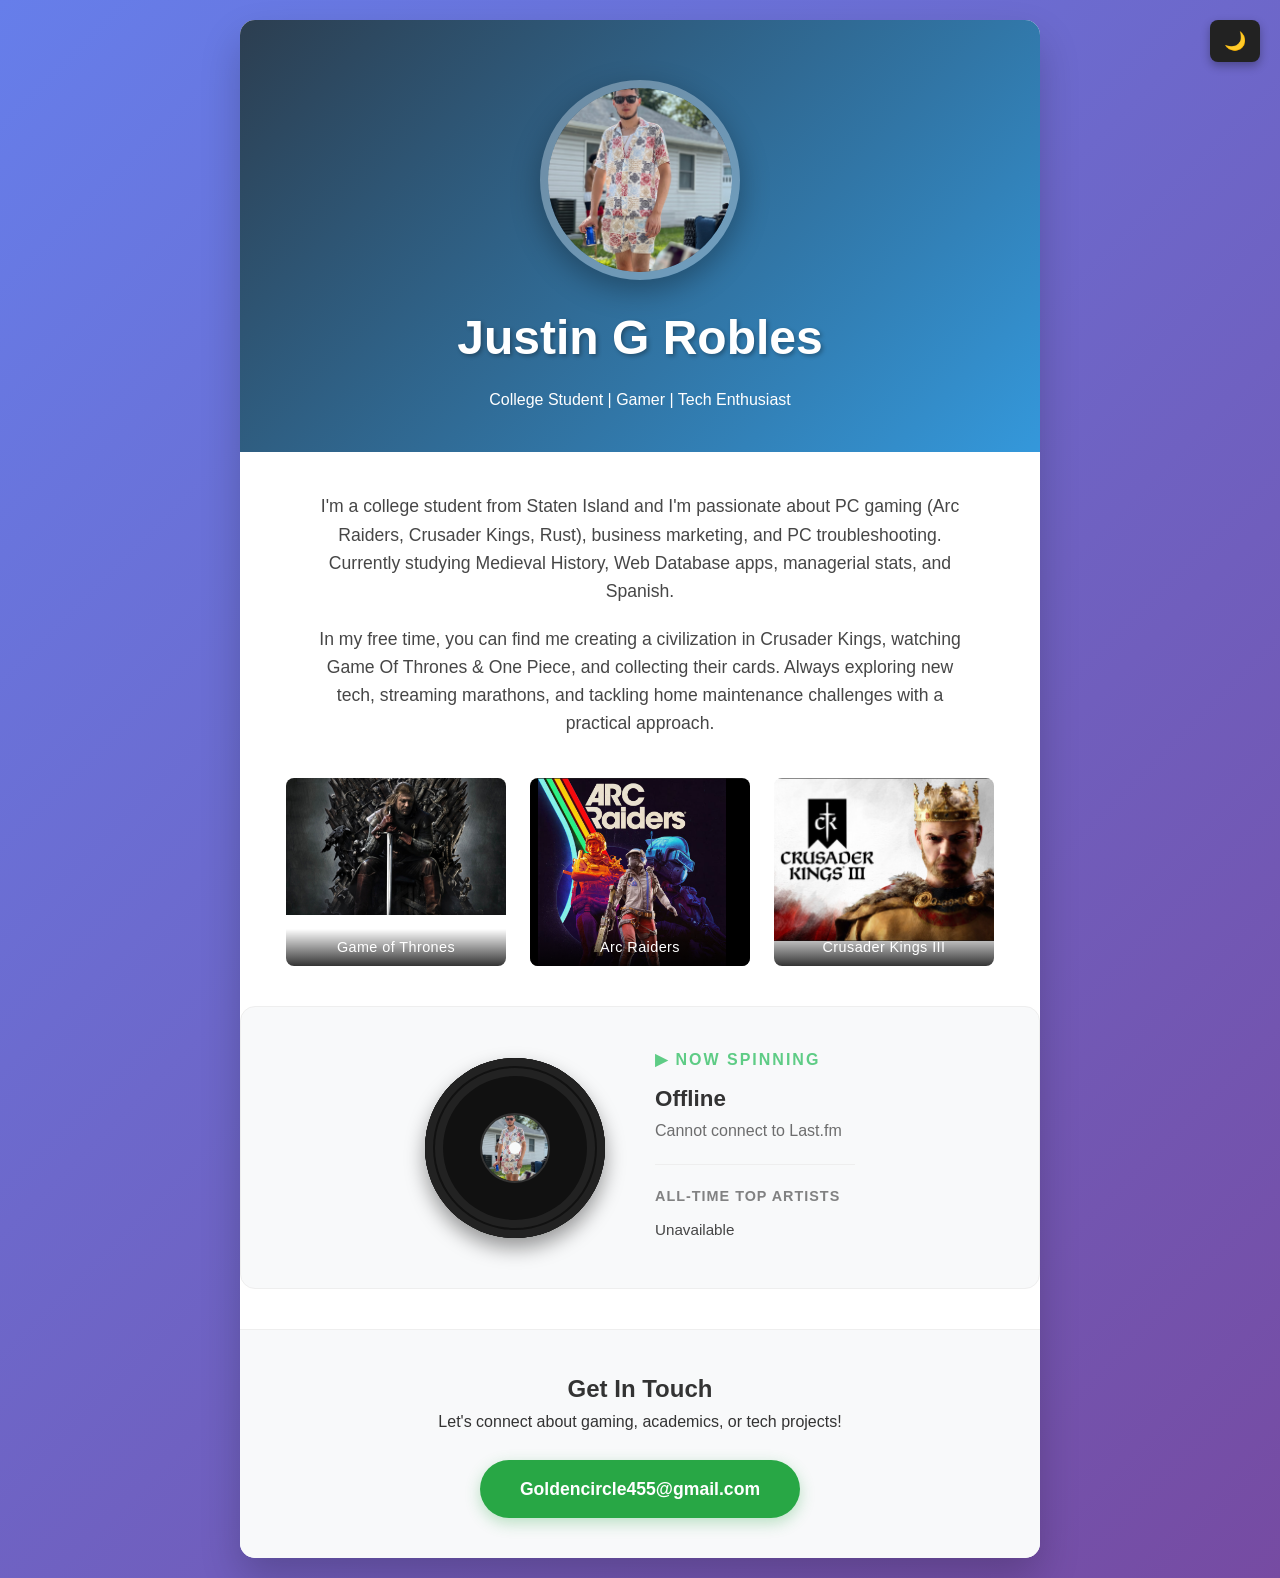
<file: index.html>
<!DOCTYPE html>
<html lang="en">
<head>
    <meta charset="UTF-8">
    <meta name="viewport" content="width=device-width, initial-scale=1.0">
    <title>Personal Bio - Justin G Robles</title>
    <link rel="stylesheet" href="style.css">
</head>
<body>
    <button id="theme-toggle" aria-label="Toggle dark mode">🌙</button>

    <div class="container">
        <header>
            <img src="profilepicture.jpeg" alt="Profile Photo" class="profile-image">
            <h1>Justin G Robles</h1>
            <p>College Student | Gamer | Tech Enthusiast</p>
        </header>

        <section class="intro-section">
            <p>I'm a college student from Staten Island and I'm passionate about PC gaming (Arc Raiders, Crusader Kings, Rust), business marketing, and PC troubleshooting. Currently studying Medieval History, Web Database apps, managerial stats, and Spanish.</p>
            <p>In my free time, you can find me creating a civilization in Crusader Kings, watching Game Of Thrones & One Piece, and collecting their cards. Always exploring new tech, streaming marathons, and tackling home maintenance challenges with a practical approach.</p>
        </section> 

        <div class="games-gallery">
            <figure class="game-card">
                <img src="GoT.jpg" alt="Game of Thrones throne art">
                <figcaption>Game of Thrones</figcaption>
            </figure>
          
            <figure class="game-card">
                <img src="Arc Raiders.jpg" alt="Arc Raiders poster">
                <figcaption>Arc Raiders</figcaption>
            </figure>
          
            <figure class="game-card">
                <img src="Crusader Kings.jpg" alt="Crusader Kings III">
                <figcaption>Crusader Kings III</figcaption>
            </figure>
        </div>

        <section class="music-section">
            <div class="music-container">
                <div class="vinyl-player">
                    <div class="vinyl-record" id="vinyl">
                        <img src="profilepicture.jpeg" id="album-cover" alt="Album Cover">
                        <div class="vinyl-hole"></div>
                    </div>
                </div>
                
                <div class="track-info">
                    <p class="now-playing-text">▶ NOW SPINNING</p>
                    <h3 id="track-name">Loading...</h3>
                    <p id="artist-name">Loading...</p>

                    <div class="top-artists">
                        <h4>All-Time Top Artists</h4>
                        <ul id="artist-list">
                            <li>Loading...</li>
                        </ul>
                    </div>
                </div>
            </div>
        </section>
          
        <section class="contact-info">
            <h2>Get In Touch</h2>
            <p>Let's connect about gaming, academics, or tech projects!</p>
            <br>
            <a href="mailto:Goldencircle455@gmail.com" class="email-link">Goldencircle455@gmail.com</a>
        </section>
    </div>

    <script src="script.js"></script>
</body>
</html>
</file>
<file: style.css>
/* Using CSS Variables makes Dark Mode infinitely easier to manage */
:root {
    --bg-gradient: linear-gradient(135deg, #667eea 0%, #764ba2 100%);
    --container-bg: #ffffff;
    --text-color: #333333;
    --contact-bg: #f8f9fa;
    --border-color: #eeeeee;
}

.dark-mode {
    --bg-gradient: linear-gradient(135deg, #1a1a2e 0%, #16213e 100%);
    --container-bg: #1f1f1f;
    --text-color: #f1f1f1;
    --contact-bg: #252525;
    --border-color: #333333;
}

* {
    margin: 0;
    padding: 0;
    box-sizing: border-box;
}

body {
    font-family: 'Inter', sans-serif;
    line-height: 1.6;
    color: var(--text-color);
    background: var(--bg-gradient);
    min-height: 100vh;
    padding: 20px;
    transition: background 0.3s ease, color 0.3s ease;
}

.container {
    max-width: 800px;
    margin: 0 auto;
    background: var(--container-bg);
    border-radius: 15px;
    box-shadow: 0 20px 40px rgba(0,0,0,0.2);
    overflow: hidden;
    transition: background 0.3s ease;
}

header {
    background: linear-gradient(135deg, #2c3e50, #3498db);
    color: white;
    text-align: center;
    padding: 40px 20px;
}

header h1 {
    font-size: 3em;
    margin-bottom: 10px;
    text-shadow: 2px 2px 4px rgba(0,0,0,0.3);
}

.profile-image {
    width: 200px;
    height: 200px;
    border-radius: 50%;
    border: 8px solid rgba(255,255,255,0.3);
    margin: 20px auto;
    display: block;
    box-shadow: 0 10px 30px rgba(0,0,0,0.3);
    object-fit: cover;
}

.intro-section {
    padding: 40px 40px 20px 40px;
    text-align: center;
}

.intro-section p {
    font-size: 1.1em;
    margin-bottom: 20px;
    max-width: 650px;
    margin-left: auto;
    margin-right: auto;
    opacity: 0.9;
}

.games-gallery {
    display: flex;
    gap: 1.5rem;
    flex-wrap: wrap;
    justify-content: center; /* Centered the cards */
    margin: 0 auto 40px auto;
    padding: 0 20px;
}
  
.game-card {
    position: relative;
    overflow: hidden;
    border-radius: 8px;
    cursor: pointer;
    max-width: 220px;
    transition: transform 0.25s ease, box-shadow 0.25s ease;
}
  
.game-card img {
    display: block;
    width: 100%;
    height: auto;
    transition: transform 0.35s ease, filter 0.35s ease;
}
  
.game-card figcaption {
    position: absolute;
    left: 0;
    right: 0;
    bottom: 0;
    padding: 0.45rem 0.6rem;
    background: linear-gradient(to top, rgba(0,0,0,0.8), rgba(0,0,0,0));
    color: #fff;
    font-size: 0.9rem;
    letter-spacing: 0.03em;
    text-align: center;
}
  
.game-card:hover {
    transform: translateY(-6px);
    box-shadow: 0 16px 32px rgba(0, 0, 0, 0.45);
}
  
.game-card:hover img {
    transform: scale(1.05);
    filter: brightness(1.08) contrast(1.05);
}

.contact-info {
    background: var(--contact-bg);
    padding: 40px;
    text-align: center;
    border-top: 1px solid var(--border-color);
    transition: background 0.3s ease, border-color 0.3s ease;
}

.email-link {
    display: inline-block;
    background: #28a745;
    color: white;
    padding: 15px 40px;
    text-decoration: none;
    border-radius: 50px;
    font-size: 1.1em;
    font-weight: bold;
    transition: all 0.3s ease;
    box-shadow: 0 5px 15px rgba(40,167,69,0.3);
}

.email-link:hover {
    background: #218838;
    transform: translateY(-2px);
    box-shadow: 0 8px 25px rgba(40,167,69,0.4);
}

/* Dark Mode Toggle Button */
#theme-toggle {
    position: fixed;
    top: 20px;
    right: 20px;
    padding: 10px 14px;
    border: none;
    border-radius: 8px;
    background: #222;
    color: white;
    cursor: pointer;
    font-size: 18px;
    z-index: 1000;
    box-shadow: 0 4px 10px rgba(0,0,0,0.3);
    transition: all 0.3s ease;
}

.dark-mode #theme-toggle {
    background: #f1f1f1;
    color: #111;
}

/* =========================================
   MUSIC PLAYER SECTION
   ========================================= */
.music-section {
    background: var(--contact-bg);
    padding: 40px;
    margin: 40px auto;
    border-radius: 15px;
    border: 1px solid var(--border-color);
    transition: background 0.3s ease, border-color 0.3s ease;
}

.music-container {
    display: flex;
    align-items: center;
    justify-content: center;
    gap: 50px;
    flex-wrap: wrap;
}

/* Vinyl Record Styling */
.vinyl-player {
    position: relative;
    width: 180px;
    height: 180px;
}

.vinyl-record {
    width: 100%;
    height: 100%;
    background: #111;
    border-radius: 50%;
    display: flex;
    align-items: center;
    justify-content: center;
    box-shadow: 0 10px 20px rgba(0,0,0,0.4), 
                inset 0 0 0 8px #222, 
                inset 0 0 0 10px #111, 
                inset 0 0 0 18px #222;
    position: relative;
    animation: spin 3s linear infinite; 
}

.vinyl-record img {
    width: 70px;
    height: 70px;
    border-radius: 50%;
    object-fit: cover;
    border: 2px solid #333;
}

.vinyl-hole {
    position: absolute;
    width: 12px;
    height: 12px;
    background: var(--contact-bg);
    border-radius: 50%;
    top: 50%;
    left: 50%;
    transform: translate(-50%, -50%);
    transition: background 0.3s ease;
}

@keyframes spin {
    100% { transform: rotate(360deg); }
}

.track-info {
    text-align: left;
    min-width: 200px;
}

.now-playing-text {
    color: #1db954; 
    font-size: 0.85em;
    font-weight: 800;
    letter-spacing: 2px;
    margin-bottom: 8px;
}

.track-info h3 {
    font-size: 1.4em;
    margin-bottom: 2px;
}

.track-info p {
    font-size: 1em;
    opacity: 0.7;
}

.top-artists {
    margin-top: 20px;
    padding-top: 20px;
    border-top: 1px solid var(--border-color);
}

.top-artists h4 {
    font-size: 0.9em;
    text-transform: uppercase;
    letter-spacing: 1px;
    margin-bottom: 10px;
    opacity: 0.6;
}

.top-artists ul {
    list-style: none;
}

.top-artists li {
    font-size: 0.95em;
    margin-bottom: 6px;
    opacity: 0.9;
}

/* Mobile Responsiveness */
@media (max-width: 768px) {
    header h1 { font-size: 2em; }
    .profile-image { width: 150px; height: 150px; }
    .intro-section { padding: 30px 20px; }
    
    /* Give the button more room to breathe by reducing container padding */
    .contact-info { padding: 30px 20px; }
    
    /* Shrink the button and force the text to stay inside */
    .email-link {
        padding: 12px 20px;
        font-size: 0.9em;
        max-width: 100%; /* Prevents the button from being wider than the screen */
        box-sizing: border-box;
        overflow-wrap: break-word; /* Forces the email to wrap to a new line if needed */
        word-wrap: break-word;
        white-space: normal;
    }
}
</file>
